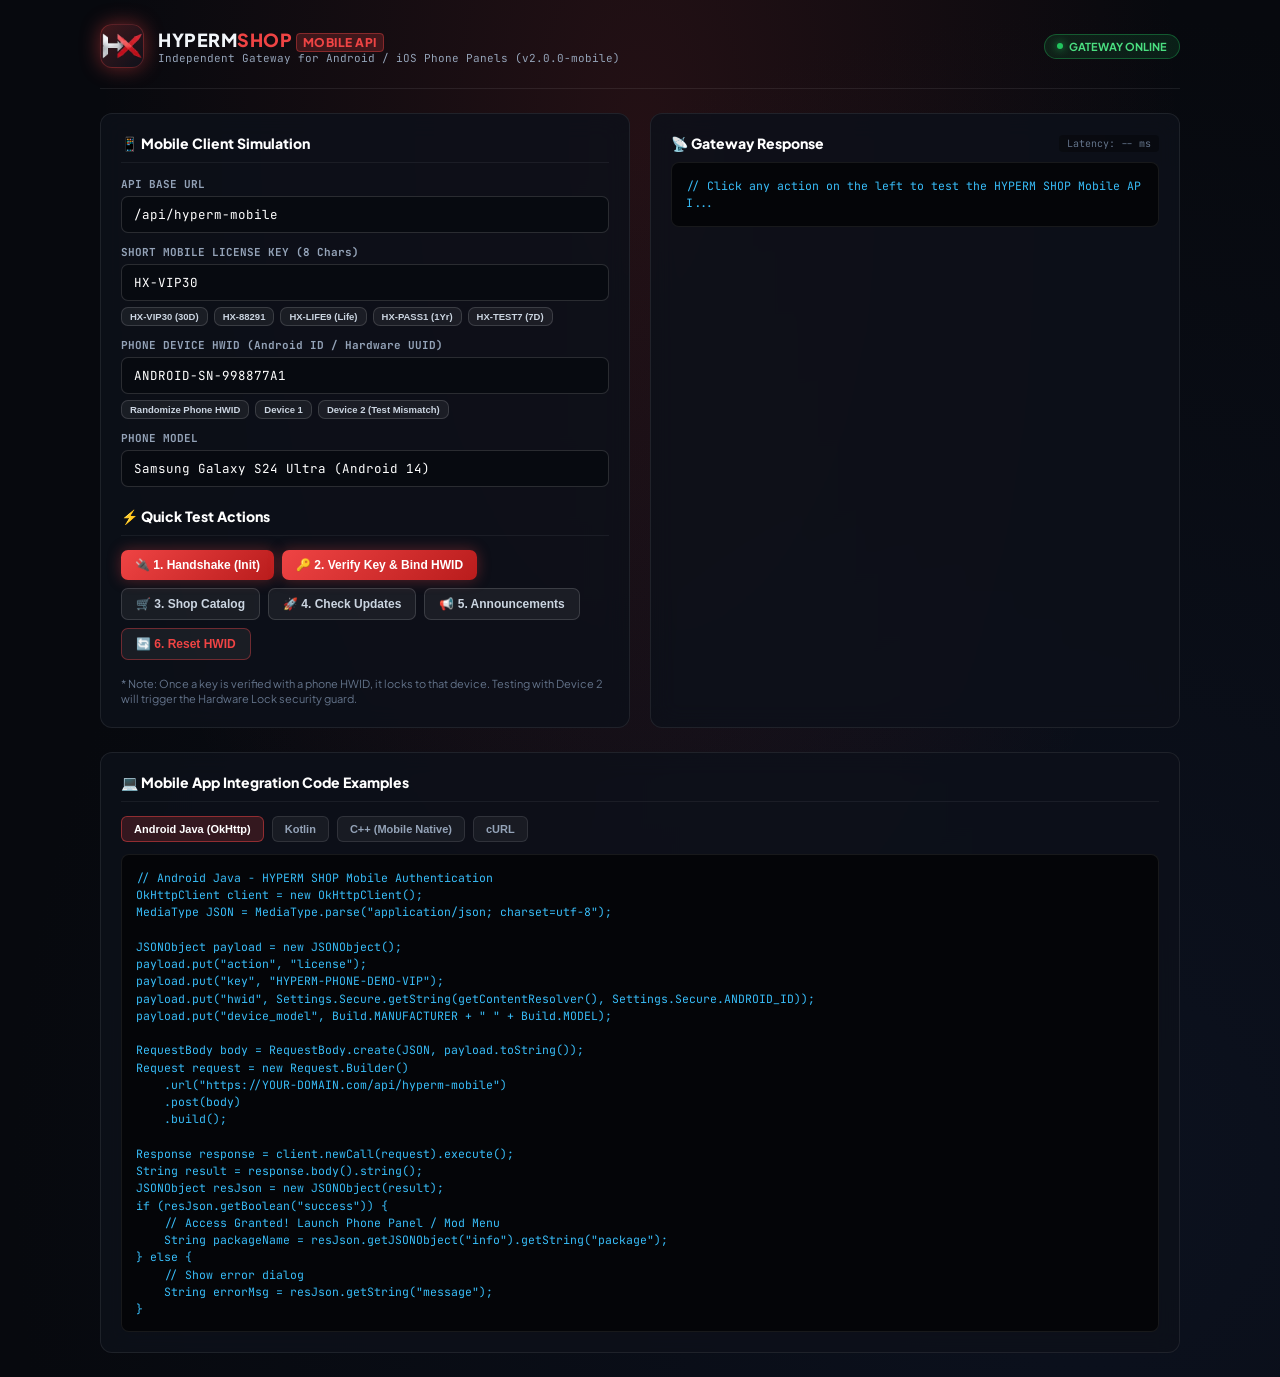
<file: hyperm-mobile-tester.html>
<!DOCTYPE html>
<html lang="en">
<head>
  <meta charset="UTF-8">
  <meta name="viewport" content="width=device-width, initial-scale=1.0">
  <title>HYPERM SHOP // Dedicated Mobile Phone API Tester</title>
  <link rel="preconnect" href="https://fonts.googleapis.com">
  <link rel="preconnect" href="https://fonts.gstatic.com" crossorigin>
  <link href="https://fonts.googleapis.com/css2?family=Plus+Jakarta+Sans:wght@500;600;700;800&family=JetBrains+Mono:wght@500;700&display=swap" rel="stylesheet">
  <style>
    :root {
      --bg: #07090e;
      --card-bg: rgba(13, 17, 26, 0.88);
      --border: rgba(239, 68, 68, 0.28);
      --red: #ef4444;
      --red-glow: rgba(239, 68, 68, 0.45);
      --green: #22c55e;
      --font-sans: 'Plus Jakarta Sans', -apple-system, sans-serif;
      --font-mono: 'JetBrains Mono', monospace;
    }
    * { box-sizing: border-box; margin: 0; padding: 0; }
    body {
      background: var(--bg);
      color: #f1f5f9;
      font-family: var(--font-sans);
      min-height: 100vh;
      padding: 24px 16px;
      background-image: 
        radial-gradient(ellipse at 50% 10%, rgba(239, 68, 68, 0.12) 0%, transparent 60%),
        radial-gradient(ellipse at 85% 85%, rgba(15, 23, 42, 0.6) 0%, transparent 70%);
    }
    .container { max-width: 1080px; margin: 0 auto; }
    
    /* Header */
    .header {
      display: flex;
      align-items: center;
      justify-content: space-between;
      flex-wrap: wrap;
      gap: 16px;
      padding-bottom: 20px;
      border-bottom: 1px solid rgba(255, 255, 255, 0.08);
      margin-bottom: 24px;
    }
    .brand-wrap { display: flex; align-items: center; gap: 14px; }
    .brand-badge {
      width: 44px; height: 44px; border-radius: 12px;
      background: linear-gradient(135deg, rgba(239, 68, 68, 0.25), rgba(15, 18, 28, 0.95));
      border: 1px solid var(--border);
      display: flex; align-items: center; justify-content: center;
      box-shadow: 0 0 20px var(--red-glow);
    }
    .brand-badge img { height: 26px; width: auto; object-fit: contain; }
    .brand-title { font-size: 18px; font-weight: 900; letter-spacing: 0.5px; }
    .brand-sub { font-size: 11px; color: #94a3b8; font-family: var(--font-mono); }
    .status-pill {
      display: inline-flex; align-items: center; gap: 6px;
      background: rgba(34, 197, 94, 0.12); border: 1px solid rgba(34, 197, 94, 0.35);
      padding: 5px 12px; border-radius: 20px; font-size: 11px; font-weight: 700; color: #4ade80;
    }
    .status-dot { width: 6px; height: 6px; border-radius: 50%; background: #22c55e; box-shadow: 0 0 8px #22c55e; }

    /* Grid Layout */
    .grid { display: grid; grid-template-columns: 1fr 1fr; gap: 20px; }
    @media (max-width: 860px) { .grid { grid-template-columns: 1fr; } }

    /* Cards */
    .card {
      background: var(--card-bg);
      border: 1px solid rgba(255, 255, 255, 0.08);
      border-radius: 12px;
      padding: 20px;
      backdrop-filter: blur(12px);
    }
    .card-title {
      font-size: 14px; font-weight: 800; color: #fff;
      display: flex; align-items: center; gap: 8px; margin-bottom: 14px;
      border-bottom: 1px solid rgba(255, 255, 255, 0.06); padding-bottom: 10px;
    }
    
    /* Input & Forms */
    .form-group { margin-bottom: 12px; }
    label { display: block; font-size: 11px; font-weight: 700; color: #94a3b8; margin-bottom: 5px; font-family: var(--font-mono); }
    input, select {
      width: 100%;
      background: rgba(8, 10, 16, 0.85);
      border: 1px solid rgba(255, 255, 255, 0.14);
      border-radius: 7px;
      padding: 9px 12px;
      color: #fff;
      font-size: 12.5px;
      font-family: var(--font-mono);
      outline: none;
      transition: all 0.2s;
    }
    input:focus, select:focus {
      border-color: var(--red);
      box-shadow: 0 0 10px rgba(239, 68, 68, 0.25);
    }
    
    /* Buttons */
    .btn-row { display: flex; flex-wrap: wrap; gap: 8px; margin-top: 14px; }
    button {
      background: linear-gradient(135deg, #ef4444 0%, #b91c1c 100%);
      color: #fff;
      border: none;
      border-radius: 7px;
      padding: 8px 14px;
      font-size: 12px;
      font-weight: 700;
      cursor: pointer;
      display: inline-flex; align-items: center; gap: 6px;
      box-shadow: 0 0 14px rgba(239, 68, 68, 0.35);
      transition: all 0.2s;
    }
    button:hover {
      transform: translateY(-1px);
      box-shadow: 0 0 20px rgba(239, 68, 68, 0.6);
    }
    button.btn-secondary {
      background: rgba(255, 255, 255, 0.06);
      border: 1px solid rgba(255, 255, 255, 0.14);
      box-shadow: none;
      color: #cbd5e1;
    }
    button.btn-secondary:hover {
      background: rgba(255, 255, 255, 0.12);
      border-color: rgba(255, 255, 255, 0.3);
      color: #fff;
    }

    /* Output Terminal */
    .terminal-card { display: flex; flex-direction: column; }
    .term-header {
      display: flex; align-items: center; justify-content: space-between;
      margin-bottom: 10px;
    }
    .term-pill {
      font-size: 10px; font-family: var(--font-mono); color: #64748b;
      background: rgba(0, 0, 0, 0.3); padding: 2px 8px; border-radius: 4px;
    }
    pre {
      background: #040508;
      border: 1px solid rgba(255, 255, 255, 0.08);
      border-radius: 8px;
      padding: 14px;
      font-family: var(--font-mono);
      font-size: 11.5px;
      color: #38bdf8;
      max-height: 480px;
      overflow-y: auto;
      line-height: 1.5;
      white-space: pre-wrap;
      word-break: break-all;
    }

    /* Code Snippets Section */
    .snippets-wrap { margin-top: 24px; }
    .tabs { display: flex; gap: 8px; margin-bottom: 12px; }
    .tab-btn {
      background: rgba(255, 255, 255, 0.05);
      border: 1px solid rgba(255, 255, 255, 0.1);
      color: #94a3b8;
      padding: 6px 12px;
      font-size: 11px;
      border-radius: 6px;
      cursor: pointer;
      box-shadow: none;
    }
    .tab-btn.active {
      background: rgba(239, 68, 68, 0.18);
      border-color: rgba(239, 68, 68, 0.5);
      color: #fff;
    }
  </style>
</head>
<body>
  <div class="container">
    <!-- Header -->
    <header class="header">
      <div class="brand-wrap">
        <div class="brand-badge">
          <img src="assets/images/hx_card_logo_clean.png" alt="HYPERM SHOP">
        </div>
        <div>
          <div class="brand-title">HYPERM<span style="color:var(--red);">SHOP</span> <span style="font-size:12px;background:rgba(239,68,68,0.2);color:#ef4444;border:1px solid rgba(239,68,68,0.4);padding:1px 6px;border-radius:4px;font-weight:800;">MOBILE API</span></div>
          <div class="brand-sub">Independent Gateway for Android / iOS Phone Panels (v2.0.0-mobile)</div>
        </div>
      </div>
      <div class="status-pill">
        <span class="status-dot"></span>
        <span>GATEWAY ONLINE</span>
      </div>
    </header>

    <!-- Grid -->
    <div class="grid">
      <!-- Left: Interactive Tester Controls -->
      <div class="card">
        <div class="card-title">📱 Mobile Client Simulation</div>

        <div class="form-group">
          <label>API BASE URL</label>
          <input type="text" id="api-url" value="/api/hyperm-mobile">
        </div>

        <div class="form-group">
          <label>SHORT MOBILE LICENSE KEY (8 Chars)</label>
          <input type="text" id="key-input" value="HX-VIP30">
          <div style="display:flex;gap:6px;margin-top:6px;flex-wrap:wrap;">
            <button type="button" class="btn-secondary" style="font-size:9.5px;padding:3px 8px;" onclick="setKey('HX-VIP30')">HX-VIP30 (30D)</button>
            <button type="button" class="btn-secondary" style="font-size:9.5px;padding:3px 8px;" onclick="setKey('HX-88291')">HX-88291</button>
            <button type="button" class="btn-secondary" style="font-size:9.5px;padding:3px 8px;" onclick="setKey('HX-LIFE9')">HX-LIFE9 (Life)</button>
            <button type="button" class="btn-secondary" style="font-size:9.5px;padding:3px 8px;" onclick="setKey('HX-PASS1')">HX-PASS1 (1Yr)</button>
            <button type="button" class="btn-secondary" style="font-size:9.5px;padding:3px 8px;" onclick="setKey('HX-TEST7')">HX-TEST7 (7D)</button>
          </div>
        </div>

        <div class="form-group">
          <label>PHONE DEVICE HWID (Android ID / Hardware UUID)</label>
          <input type="text" id="hwid-input" value="ANDROID-SN-998877A1">
          <div style="display:flex;gap:6px;margin-top:6px;">
            <button type="button" class="btn-secondary" style="font-size:9.5px;padding:3px 8px;" onclick="randomizeHwid()">Randomize Phone HWID</button>
            <button type="button" class="btn-secondary" style="font-size:9.5px;padding:3px 8px;" onclick="setHwid('ANDROID-SN-998877A1')">Device 1</button>
            <button type="button" class="btn-secondary" style="font-size:9.5px;padding:3px 8px;" onclick="setHwid('DIFFERENT-PHONE-HWID-55')">Device 2 (Test Mismatch)</button>
          </div>
        </div>

        <div class="form-group">
          <label>PHONE MODEL</label>
          <input type="text" id="model-input" value="Samsung Galaxy S24 Ultra (Android 14)">
        </div>

        <div class="card-title" style="margin-top:20px;">⚡ Quick Test Actions</div>
        <div class="btn-row">
          <button onclick="testAction('init')">🔌 1. Handshake (Init)</button>
          <button onclick="testAction('license')">🔑 2. Verify Key & Bind HWID</button>
          <button class="btn-secondary" onclick="testAction('products')">🛒 3. Shop Catalog</button>
          <button class="btn-secondary" onclick="testAction('check_update')">🚀 4. Check Updates</button>
          <button class="btn-secondary" onclick="testAction('announcements')">📢 5. Announcements</button>
          <button class="btn-secondary" style="color:#ef4444;border-color:rgba(239,68,68,0.4);" onclick="testAction('hwid_reset')">🔄 6. Reset HWID</button>
        </div>

        <div style="margin-top:16px;font-size:11px;color:#64748b;line-height:1.4;">
          * Note: Once a key is verified with a phone HWID, it locks to that device. Testing with Device 2 will trigger the Hardware Lock security guard.
        </div>
      </div>

      <!-- Right: Live Response Output -->
      <div class="card terminal-card">
        <div class="term-header">
          <div class="card-title" style="margin-bottom:0;border-bottom:none;padding-bottom:0;">📡 Gateway Response</div>
          <span class="term-pill" id="latency-pill">Latency: -- ms</span>
        </div>
        <pre id="output-box">// Click any action on the left to test the HYPERM SHOP Mobile API...</pre>
      </div>
    </div>

    <!-- Integration Code Snippets -->
    <div class="card snippets-wrap">
      <div class="card-title">💻 Mobile App Integration Code Examples</div>
      
      <div class="tabs">
        <button class="tab-btn active" onclick="showSnippet('java')">Android Java (OkHttp)</button>
        <button class="tab-btn" onclick="showSnippet('kotlin')">Kotlin</button>
        <button class="tab-btn" onclick="showSnippet('cpp')">C++ (Mobile Native)</button>
        <button class="tab-btn" onclick="showSnippet('curl')">cURL</button>
      </div>

      <pre id="snippet-box"></pre>
    </div>
  </div>

  <script>
    function setKey(k) { document.getElementById('key-input').value = k; }
    function setHwid(h) { document.getElementById('hwid-input').value = h; }
    function randomizeHwid() {
      const rand = 'ANDROID-' + Math.random().toString(36).substring(2, 10).toUpperCase();
      document.getElementById('hwid-input').value = rand;
    }

    const snippets = {
      java: `// Android Java - HYPERM SHOP Mobile Authentication
OkHttpClient client = new OkHttpClient();
MediaType JSON = MediaType.parse("application/json; charset=utf-8");

JSONObject payload = new JSONObject();
payload.put("action", "license");
payload.put("key", "HYPERM-PHONE-DEMO-VIP");
payload.put("hwid", Settings.Secure.getString(getContentResolver(), Settings.Secure.ANDROID_ID));
payload.put("device_model", Build.MANUFACTURER + " " + Build.MODEL);

RequestBody body = RequestBody.create(JSON, payload.toString());
Request request = new Request.Builder()
    .url("https://YOUR-DOMAIN.com/api/hyperm-mobile")
    .post(body)
    .build();

Response response = client.newCall(request).execute();
String result = response.body().string();
JSONObject resJson = new JSONObject(result);
if (resJson.getBoolean("success")) {
    // Access Granted! Launch Phone Panel / Mod Menu
    String packageName = resJson.getJSONObject("info").getString("package");
} else {
    // Show error dialog
    String errorMsg = resJson.getString("message");
}`,
      kotlin: `// Kotlin - HYPERM SHOP Mobile Authentication
val client = OkHttpClient()
val json = JSONObject().apply {
    put("action", "license")
    put("key", userLicenseKey)
    put("hwid", Settings.Secure.getString(context.contentResolver, Settings.Secure.ANDROID_ID))
    put("device_model", "\${Build.MANUFACTURER} \${Build.MODEL}")
}

val request = Request.Builder()
    .url("https://YOUR-DOMAIN.com/api/hyperm-mobile")
    .post(json.toString().toRequestBody("application/json".toMediaType()))
    .build()

client.newCall(request).enqueue(object : Callback {
    override fun onResponse(call: Call, response: Response) {
        val jsonRes = JSONObject(response.body?.string() ?: "")
        if (jsonRes.optBoolean("success")) {
            // Authorized! Welcome to HYPERM SHOP Mobile
        }
    }
    override fun onFailure(call: Call, e: IOException) {
        // Network error handling
    }
})`,
      cpp: `// C++ Native / Mobile ImGui Menu Integration
#include <iostream>
#include <curl/curl.h>

std::string verifyMobileLicense(const std::string& key, const std::string& hwid) {
    CURL* curl = curl_easy_init();
    std::string response;
    if (curl) {
        std::string jsonPayload = "{\\"action\\":\\"license\\",\\"key\\":\\"" + key + "\\",\\"hwid\\":\\"" + hwid + "\\"}";
        struct curl_slist* headers = NULL;
        headers = curl_slist_append(headers, "Content-Type: application/json");
        
        curl_easy_setopt(curl, CURLOPT_URL, "https://YOUR-DOMAIN.com/api/hyperm-mobile");
        curl_easy_setopt(curl, CURLOPT_POSTFIELDS, jsonPayload.c_str());
        curl_easy_setopt(curl, CURLOPT_HTTPHEADER, headers);
        curl_easy_perform(curl);
        curl_easy_cleanup(curl);
    }
    return response;
}`,
      curl: `# cURL Test Command for HYPERM SHOP Mobile
curl -X POST "https://YOUR-DOMAIN.com/api/hyperm-mobile" \\
  -H "Content-Type: application/json" \\
  -d '{
    "action": "license",
    "key": "HYPERM-PHONE-DEMO-VIP",
    "hwid": "ANDROID-SN-998877A1",
    "device_model": "Samsung S24 Ultra"
  }'`
    };

    function showSnippet(type) {
      document.querySelectorAll('.tab-btn').forEach(b => b.classList.remove('active'));
      event.target.classList.add('active');
      document.getElementById('snippet-box').textContent = snippets[type];
    }

    // Default snippet
    document.getElementById('snippet-box').textContent = snippets.java;

    // Test API Function
    async function testAction(action) {
      const output = document.getElementById('output-box');
      const latencyPill = document.getElementById('latency-pill');
      const baseUrl = document.getElementById('api-url').value.trim() || '/api/hyperm-mobile';
      const key = document.getElementById('key-input').value.trim();
      const hwid = document.getElementById('hwid-input').value.trim();
      const model = document.getElementById('model-input').value.trim();

      output.textContent = `⏳ Sending ${action.toUpperCase()} request to ${baseUrl}...`;
      const t0 = performance.now();

      try {
        let payload = { action: action };
        if (action === 'init') {
          payload.ver = '2.4.1';
          payload.device_model = model;
        } else if (action === 'license') {
          payload.key = key;
          payload.hwid = hwid;
          payload.device_model = model;
        } else if (action === 'check_update') {
          payload.ver = '2.4.0';
        } else if (action === 'hwid_reset') {
          payload.key = key;
          payload.secret = 'hyperm_shop_sec_7f99a801e82b7c02b92138a011cd48f9';
        }

        const res = await fetch(baseUrl, {
          method: 'POST',
          headers: { 'Content-Type': 'application/json' },
          body: JSON.stringify(payload)
        });

        const elapsed = Math.round(performance.now() - t0);
        latencyPill.textContent = `Latency: ${elapsed} ms (HTTP ${res.status})`;

        const data = await res.json();
        output.textContent = JSON.stringify(data, null, 2);
      } catch (err) {
        const elapsed = Math.round(performance.now() - t0);
        latencyPill.textContent = `Error in ${elapsed} ms`;
        output.textContent = `❌ Network Error:\n${err.message}\n\nMake sure the local server is running (node server.js).`;
      }
    }
  </script>
</body>
</html>
</file>
